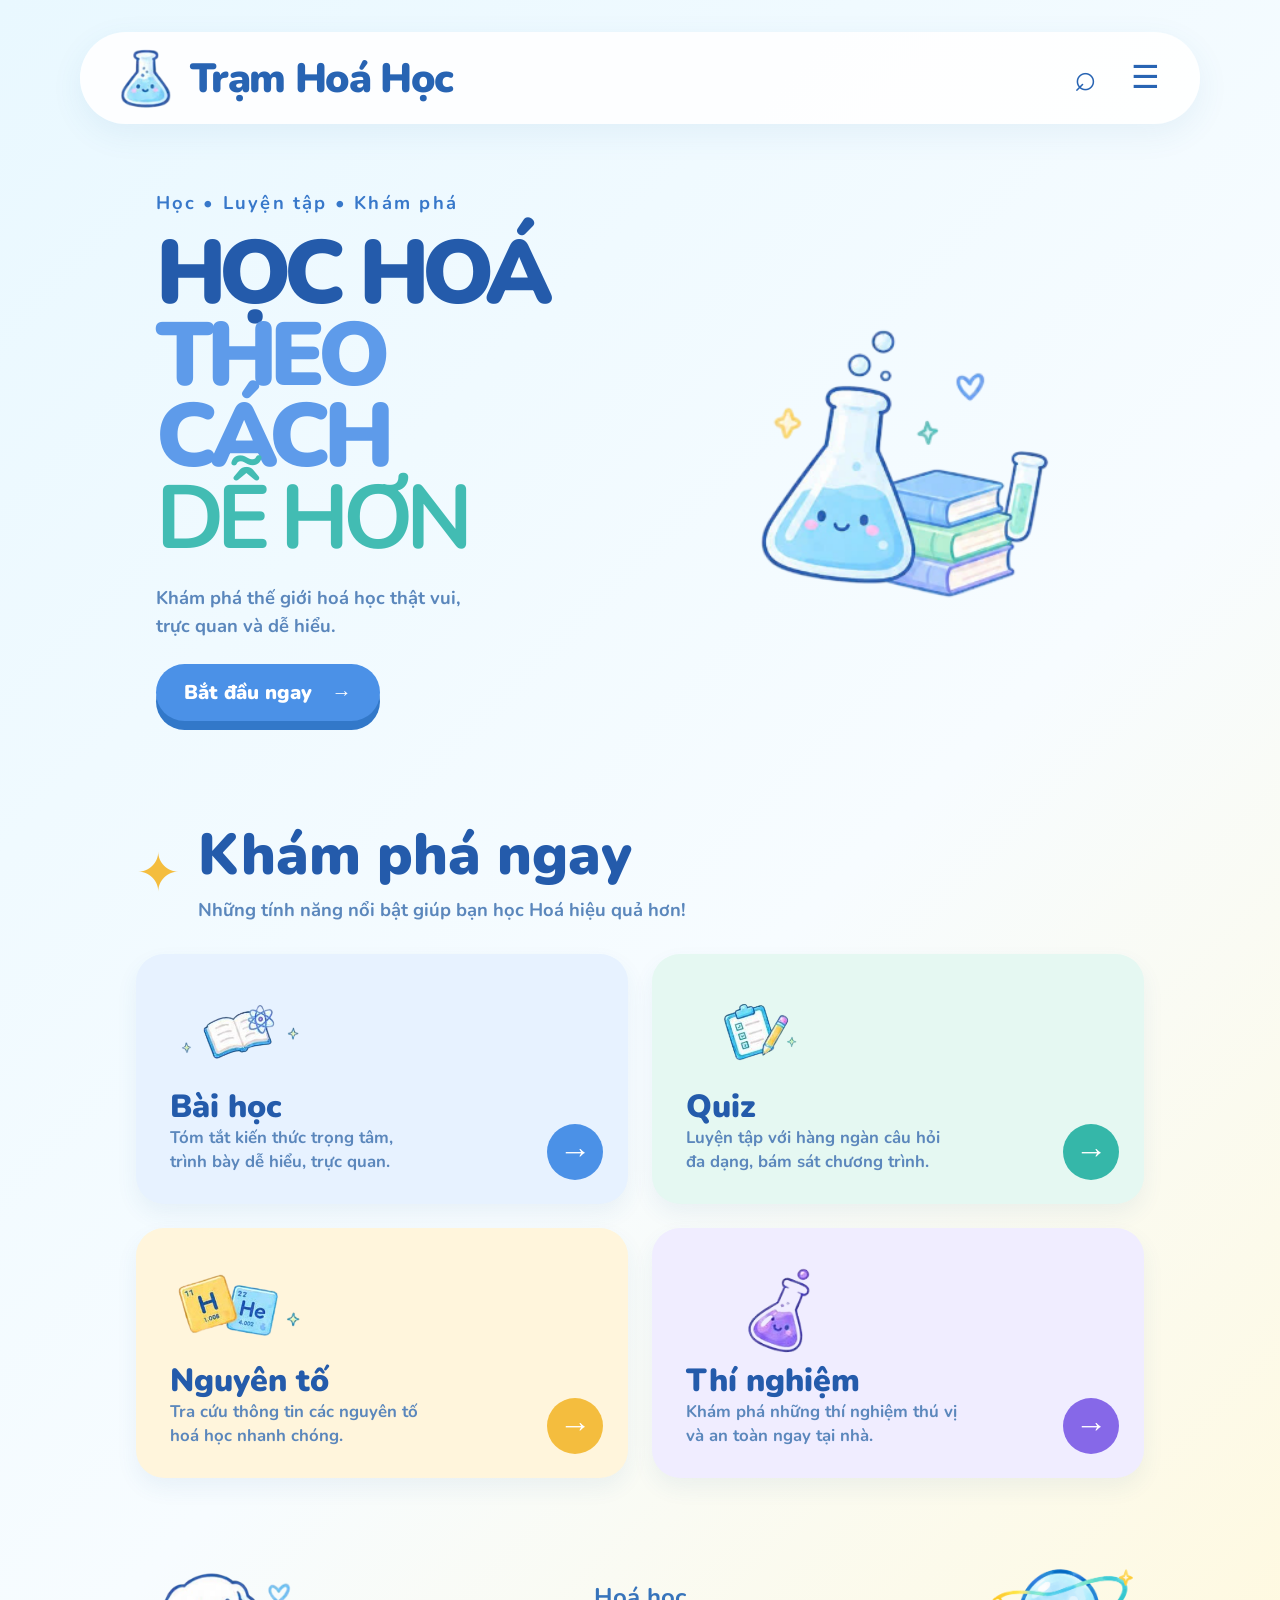
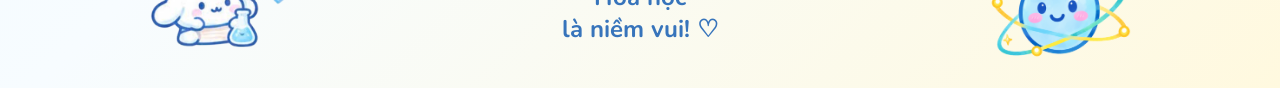
<file: index.html>
<!doctype html>
<html lang="vi">
<head>
  <meta charset="UTF-8" />
  <meta name="viewport" content="width=device-width, initial-scale=1.0" />
  <title>Trạm Hoá Học | Học Hoá dễ hơn</title>
  <link rel="preconnect" href="https://fonts.googleapis.com" />
  <link rel="preconnect" href="https://fonts.gstatic.com" crossorigin />
  <link href="https://fonts.googleapis.com/css2?family=Nunito:wght@400;600;700;800;900&display=swap" rel="stylesheet" />
  <link rel="stylesheet" href="demo3.css" />
  <script src="demo3.js" defer></script>
</head>
<body>
  <main class="page-shell">
    <header class="topbar">
      <a class="brand" href="#top" aria-label="Trang chủ Trạm Hoá Học">
        <img class="logo" src=image/logo.png alt="Logo Trạm Hoá Học" />
        <span>Trạm Hoá Học</span>
      </a>
      <nav class="nav-actions" aria-label="Điều hướng chính">
         <button class="icon-button" aria-label="Tìm kiếm">⌕</button>
         <button
             class="icon-button menu-button"
             id="menuBtn"
             aria-label="Mở menu"
             aria-expanded="false"
             aria-controls="popupMenu"
          >☰</button>
        </nav>

    </header>

    <!-- Lớp phủ làm tối nền -->
<div id="overlay" class="overlay" hidden></div>

<!-- Menu bật lên -->
<div id="popupMenu" class="popup-menu" hidden>
  <div class="popup-header">

    <!-- Vùng trống dành cho illustration logo -->
    <div class="popup-brand">
      <img
        class="popup-logo"
        src="image/logo.png"
        alt="Logo Trạm Hoá Học"
      />
      <span>Trạm Hoá Học</span>
    </div>

    <button id="closeBtn" aria-label="Đóng menu">✕</button>
  </div>

  <a href="login.html" class="btn-item">
    <svg class="btn-icon" 
      xmlns="http://www.w3.org/2000/svg" 
      width="22" 
      height="22" 
      viewBox="0 0 24 24" 
      fill="none" 
      stroke="currentColor" 
      stroke-width="2" 
      stroke-linecap="round" 
      stroke-linejoin="round"
      >
        <path d="M20 21v-2a4 4 0 0 0-4-4H8a4 4 0 0 0-4 4v2"></path>
        <circle cx="12" cy="7" r="4"></circle>
    </svg>
    <span>Đăng nhập</span>
    <span>›</span>
  </a>

  <a href="register.html" class="btn-item">
    <svg class="btn-icon" 
      xmlns="http://www.w3.org/2000/svg" 
      width="22" height="22" 
      viewBox="0 0 24 24" 
      fill="none" 
      stroke="currentColor" 
      stroke-width="2" 
      stroke-linecap="round" 
      stroke-linejoin="round"
      >
      <path d="M16 21v-2a4 4 0 0 0-4-4H5a4 4 0 0 0-4 4v2"></path>
      <circle cx="8.5" cy="7" r="4"></circle>
      <line x1="20" y1="8" x2="20" y2="14"></line>
      <line x1="23" y1="11" x2="17" y2="11"></line>
    </svg>
    <span>Đăng ký tài khoản</span>
    <span>›</span>
  </a>
</div>

    <section class="hero" id="top">
      <div class="hero-copy">
        <p class="eyebrow">Học • Luyện tập • Khám phá</p>
        <h1>Học Hoá<br /><span>theo cách</span><br /><strong>dễ hơn</strong></h1>
        <p class="hero-description">Khám phá thế giới hoá học thật vui,<br />trực quan và dễ hiểu.</p>
        <a class="primary-button" href="#features">Bắt đầu ngay <span>→</span></a>
      </div>
      <div class="hero-art">
        <img class="placeholder flask-placeholder" src="image/index/placeholder.png" alt="Hình minh hoạ bình thí nghiệm" />
      </div>
    </section>

    <section class="features-section" id="features">
      <div class="section-heading">
        <span class="star">✦</span>
        <div>
          <h2>Khám phá ngay</h2>
          <p>Những tính năng nổi bật giúp bạn học Hoá hiệu quả hơn!</p>
        </div>
      </div>

      <div class="feature-grid">
        <a class="feature-card card-blue" href="#bai-hoc">
          <img class="placeholder feature-placeholder" src="image/index/bài học.png" alt="Minh hoạ bài học" />
          <div class="feature-content"><h3>Bài học</h3><p>Tóm tắt kiến thức trọng tâm,<br />trình bày dễ hiểu, trực quan.</p></div><span class="arrow">→</span>
        </a>
        <a class="feature-card card-green" href="#quiz">
          <img class="placeholder feature-placeholder" src="image/index/quiz.png" alt="Minh hoạ quiz" />
          <div class="feature-content"><h3>Quiz</h3><p>Luyện tập với hàng ngàn câu hỏi<br />đa dạng, bám sát chương trình.</p></div><span class="arrow">→</span>
        </a>
        <a class="feature-card card-yellow" href="#nguyen-to">
          <img class="placeholder feature-placeholder" src="image/index/nguyên tố.png" alt="Minh hoạ nguyên tố" />
          <div class="feature-content"><h3>Nguyên tố</h3><p>Tra cứu thông tin các nguyên tố<br />hoá học nhanh chóng.</p></div><span class="arrow">→</span>
        </a>
        <a class="feature-card card-purple" href="#thi-nghiem">
          <img class="placeholder feature-placeholder" src="image/index/thí nghiệm.png" alt="Minh hoạ thí nghiệm" />
          <div class="feature-content"><h3>Thí nghiệm</h3><p>Khám phá những thí nghiệm thú vị<br />và an toàn ngay tại nhà.</p></div><span class="arrow">→</span>
        </a>
      </div>
    </section>

    <footer class="footer">
      <img class="placeholder animal-placeholder" src="image/index/minh họa.png" alt="Minh hoạ chú thú đáng yêu" />
      <p>Hoá học<br /><strong>là niềm vui!</strong> ♡</p>
      <img class="placeholder animal-placeholder" src="image/index/trang trí.png" alt="Minh hoạ trang trí footer" />
    </footer>
  </main>
</body>
</html>
</file>
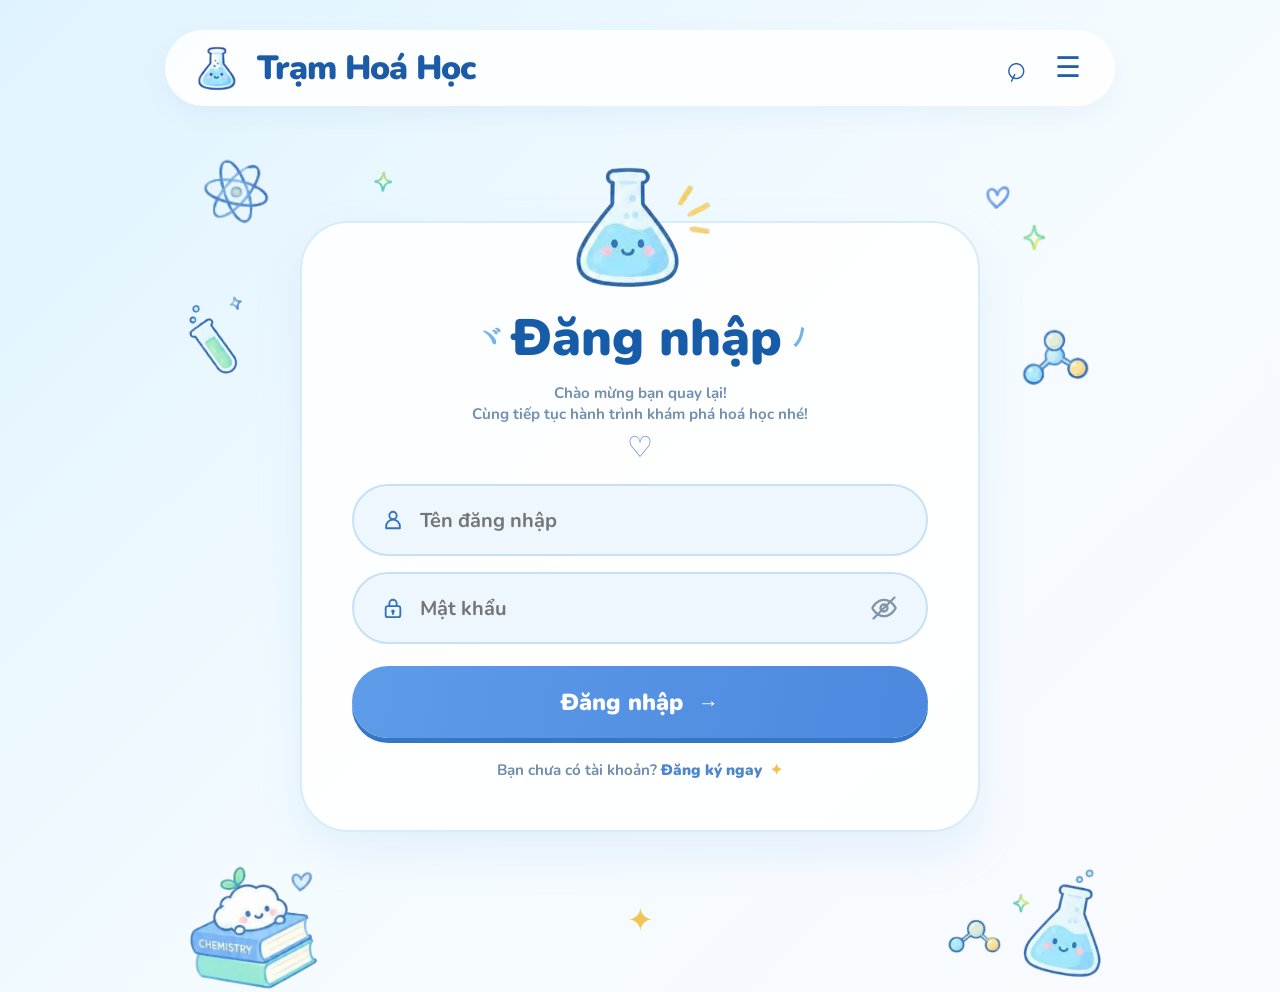
<file: login.html>
<!doctype html>
<html lang="vi">
<head>
  <meta charset="UTF-8" />
  <meta name="viewport" content="width=device-width, initial-scale=1.0" />
  <title>Đăng nhập | Trạm Hoá Học</title>
  <link rel="preconnect" href="https://fonts.googleapis.com" />
  <link rel="preconnect" href="https://fonts.gstatic.com" crossorigin />
  <link href="https://fonts.googleapis.com/css2?family=Nunito:wght@500;600;700;800;900&display=swap" rel="stylesheet" />
  <link rel="stylesheet" href="login/login.css" />
</head>
<body>
  <main class="page-shell">
    <!-- Thanh điều hướng trên cùng -->
    <header class="topbar">
      <a class="brand" href="index.html" aria-label="Trang chủ Trạm Hoá Học">
        <img class="placeholder logo-placeholder" src="image/logo.png" alt="Logo Trạm Hoá Học" />
        <span>Trạm Hoá Học</span>
      </a>
      <nav class="nav-actions" aria-label="Điều hướng chính">
        <button class="icon-button search-button" type="button" aria-label="Tìm kiếm">⌕</button>
        <button class="icon-button menu-button" type="button" aria-label="Mở menu">☰</button>
      </nav>
    </header>

    <!-- Ảnh Illustration trang trí xung quanh nền -->
    <img class="decor decor-atom" src="login/image/atom.png" alt="Nguyên tử" />
    <img class="decor decor-tube" src="login/image/tube.png" alt="Ống nghiệm nghiêng" />
    <img class="decor decor-star-top" src="login/image/star-green.png" alt="Ngôi sao xanh" />
    <img class="decor decor-heart-top" src="login/image/heart.png" alt="Trái tim" />
    <img class="decor decor-molecule-right" src="login/image/molecule.png" alt="Phân tử" />

    <!-- Khung đăng nhập chính -->
    <section class="login-section" id="login" aria-labelledby="login-title">
      <div class="login-card">
        <!-- Bình thí nghiệm cute đè lên mép trên -->
        <img
          class="hero-flask"
          src="login/image/login.png"
          alt="Minh hoạ bình thí nghiệm"
        />

        <h1 id="login-title">
          <span class="spark-mark">ヾ</span>
          Đăng nhập
          <span class="spark-mark">ﾉ</span>
        </h1>
        <p class="welcome">Chào mừng bạn quay lại!<br />Cùng tiếp tục hành trình khám phá hoá học nhé!</p>
        
        <div class="heart-divider">♡</div>

        <form class="login-form" action="#" method="post">
          <!-- Ô Tên đăng nhập -->
          <label class="input-wrap">
            <span class="field-icon user-icon" aria-hidden="true">
              <svg viewBox="0 0 24 24">
                <circle cx="12" cy="7" r="4"></circle>
                <path d="M4.5 21v-2a7.5 7.5 0 0 1 15 0v2z"></path>
              </svg>
            </span>
            <input 
              type="text" 
              name="username" 
              placeholder="Tên đăng nhập" 
              autocomplete="username" 
              required 
            />
          </label>

          <!-- Ô Mật khẩu -->
          <label class="input-wrap">
            <span class="field-icon lock-icon" aria-hidden="true">
              <svg viewBox="0 0 24 24">
                <rect x="4" y="10" width="16" height="12" rx="2.5"></rect>
                <path d="M8 10V7a4 4 0 0 1 8 0v3"></path>
                <circle cx="12" cy="15.5" r="1"></circle>
                <path d="M12 16.5v2"></path>
              </svg>
            </span>
            <input 
              type="password" 
              name="password" 
              placeholder="Mật khẩu" 
              autocomplete="current-password" 
              required 
            />
            <button 
              class="password-toggle" 
              type="button" 
              aria-label="Hiển thị mật khẩu"
            >
               <svg viewBox="0 0 24 24">
                  <path d="M2 12s3.5-7 10-7 10 7 10 7-3.5 7-10 7S2 12 2 12z"></path>
                  <circle cx="12" cy="12" r="3"></circle>
                  <path d="M3 21 21 3"></path>
               </svg>
            </button>
          </label>

          <button class="submit-button" type="submit">Đăng nhập <span>→</span></button>
        </form>

        <p class="signup">Bạn chưa có tài khoản? <a href="register.html">Đăng ký ngay</a> <span>✦</span></p>
      </div>
    </section>

    <!-- Chân trang -->
    <footer class="footer">
      <img class="placeholder footer-art books-art" src="login/image/footer1.png" alt="Minh hoạ chú thú trên sách" />
      <div class="footer-decoration">✦</div>
      <img class="placeholder footer-art flask-art" src="login/image/footer2.png" alt="Minh hoạ bình hoá chất" />
    </footer>
  </main>

  <script src="login/login.js"></script>
</body>
</html>
</file>
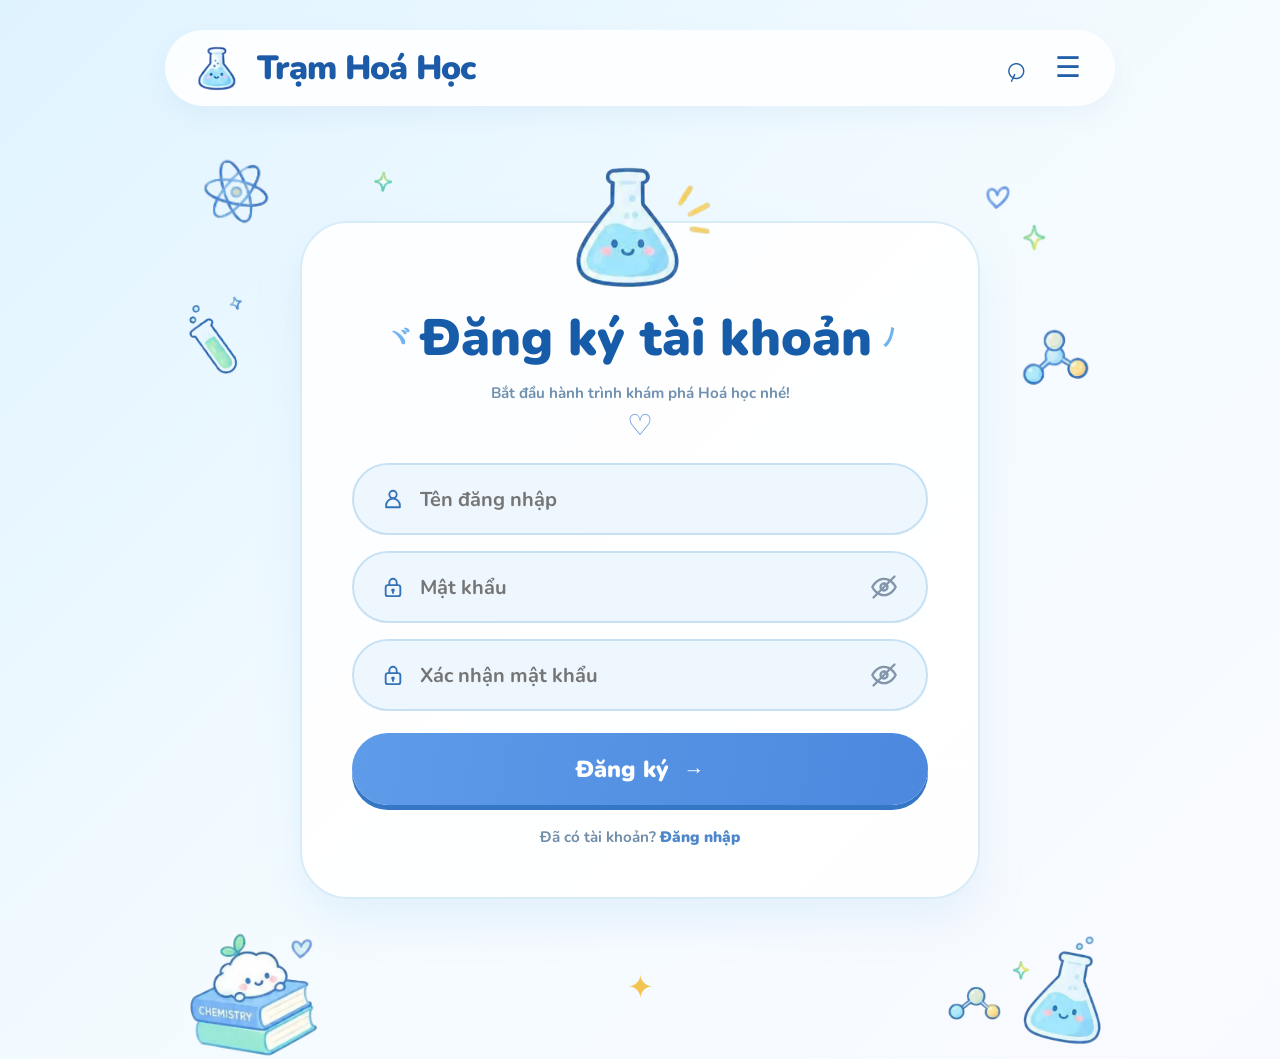
<file: register.html>
<!doctype html>
<html lang="vi">
<head>
  <meta charset="UTF-8" />
  <meta name="viewport" content="width=device-width, initial-scale=1.0" />
  <title>Đăng ký tài khoản | Trạm Hoá Học</title>
  <link rel="preconnect" href="https://fonts.googleapis.com" />
  <link rel="preconnect" href="https://fonts.gstatic.com" crossorigin />
  <link href="https://fonts.googleapis.com/css2?family=Nunito:wght@500;600;700;800;900&display=swap" rel="stylesheet" />
  <!-- Dùng chung một file CSS login.css cho tiện và đồng bộ -->
  <link rel="stylesheet" href="login/login.css" />
</head>
<body>
  <main class="page-shell">
    <!-- Thanh điều hướng trên cùng -->
    <header class="topbar">
      <a class="brand" href="index.html" aria-label="Trang chủ Trạm Hoá Học">
        <img class="placeholder logo-placeholder" src="login/image/logo.png" alt="Logo Trạm Hoá Học" />
        <span>Trạm Hoá Học</span>
      </a>
      <nav class="nav-actions" aria-label="Điều hướng chính">
        <button class="icon-button search-button" type="button" aria-label="Tìm kiếm">⌕</button>
        <button class="icon-button menu-button" type="button" aria-label="Mở menu">☰</button>
      </nav>
    </header>

    <!-- Ảnh Illustration trang trí xung quanh nền -->
    <img class="decor decor-atom" src="login/image/atom.png" alt="Nguyên tử" />
    <img class="decor decor-tube" src="login/image/tube.png" alt="Ống nghiệm nghiêng" />
    <img class="decor decor-star-top" src="login/image/star-green.png" alt="Ngôi sao xanh" />
    <img class="decor decor-heart-top" src="login/image/heart.png" alt="Trái tim" />
    <img class="decor decor-molecule-right" src="login/image/molecule.png" alt="Phân tử" />

    <!-- Khung đăng ký chính -->
    <section class="login-section" id="register" aria-labelledby="register-title">
      <div class="login-card">
        <!-- Bình thí nghiệm cute đè lên mép trên -->
        <img
          class="hero-flask"
          src="login/image/login.png"
          alt="Minh hoạ bình thí nghiệm"
        />

        <h1 id="register-title">
          <span class="spark-mark">ヾ</span>
          Đăng ký tài khoản
          <span class="spark-mark">ﾉ</span>
        </h1>
        <p class="welcome">Bắt đầu hành trình khám phá Hoá học nhé!</p>
        
        <div class="heart-divider">♡</div>

        <form class="login-form" action="#" method="post">
          <!-- Ô Tên đăng nhập -->
          <label class="input-wrap">
            <span class="field-icon user-icon" aria-hidden="true">
              <svg viewBox="0 0 24 24">
                <circle cx="12" cy="7" r="4"></circle>
                <path d="M4.5 21v-2a7.5 7.5 0 0 1 15 0v2z"></path>
              </svg>
            </span>
            <input 
              type="text" 
              name="username" 
              placeholder="Tên đăng nhập" 
              autocomplete="username" 
              required 
            />
          </label>

          <!-- Ô Mật khẩu -->
          <label class="input-wrap">
            <span class="field-icon lock-icon" aria-hidden="true">
              <svg viewBox="0 0 24 24">
                <rect x="4" y="10" width="16" height="12" rx="2.5"></rect>
                <path d="M8 10V7a4 4 0 0 1 8 0v3"></path>
                <circle cx="12" cy="15.5" r="1"></circle>
                <path d="M12 16.5v2"></path>
              </svg>
            </span>
            <input 
              type="password" 
              name="password" 
              placeholder="Mật khẩu" 
              autocomplete="new-password" 
              required 
            />
            <button 
              class="password-toggle" 
              type="button" 
              aria-label="Hiển thị mật khẩu"
            >
               <svg viewBox="0 0 24 24">
                  <path d="M2 12s3.5-7 10-7 10 7 10 7-3.5 7-10 7S2 12 2 12z"></path>
                  <circle cx="12" cy="12" r="3"></circle>
                  <path d="M3 21 21 3"></path>
               </svg>
            </button>
          </label>

          <!-- Ô Xác nhận mật khẩu mới thêm vào -->
          <label class="input-wrap">
            <span class="field-icon lock-icon" aria-hidden="true">
              <svg viewBox="0 0 24 24">
                <rect x="4" y="10" width="16" height="12" rx="2.5"></rect>
                <path d="M8 10V7a4 4 0 0 1 8 0v3"></path>
                <circle cx="12" cy="15.5" r="1"></circle>
                <path d="M12 16.5v2"></path>
              </svg>
            </span>
            <input 
              type="password" 
              name="confirm_password" 
              placeholder="Xác nhận mật khẩu" 
              autocomplete="new-password" 
              required 
            />
            <button 
              class="password-toggle" 
              type="button" 
              aria-label="Hiển thị mật khẩu xác nhận"
            >
               <svg viewBox="0 0 24 24">
                  <path d="M2 12s3.5-7 10-7 10 7 10 7-3.5 7-10 7S2 12 2 12z"></path>
                  <circle cx="12" cy="12" r="3"></circle>
                  <path d="M3 21 21 3"></path>
               </svg>
            </button>
          </label>

          <button class="submit-button" type="submit">Đăng ký <span>→</span></button>
        </form>

        <p class="signup">Đã có tài khoản? <a href="login.html">Đăng nhập</a></p>
      </div>
    </section>

    <!-- Chân trang -->
    <footer class="footer">
      <img class="placeholder footer-art books-art" src="login/image/footer1.png" alt="Minh hoạ chú thú trên sách" />
      <div class="footer-decoration">✦</div>
      <img class="placeholder footer-art flask-art" src="login/image/footer2.png" alt="Minh hoạ bình hoá chất" />
    </footer>
  </main>
  <script src="login/register.js"></script>
</body>
</html>
</file>
<file: demo3.css>
/* =========================
   1. CÀI ĐẶT CHUNG
========================= */
* { box-sizing: border-box; }
:root { 
    font-family: "Nunito", sans-serif; 
    color: #2864b3; 
    background: #eefaff; 
}
html { scroll-behavior: smooth; }
body { 
    margin: 0; 
    min-width: 320px; 
    background: linear-gradient(
        135deg, 
        #e9f8ff 0%, 
        #f7fcff 58%, 
        #fff9df 100%
    ); 
}
button, 
a { font: inherit; }
a { 
    color: inherit; 
    text-decoration: none; 
}
/* =========================
   2. KHUNG TRANG
========================= */
.page-shell { 
    width: min(
        100% - 32px, 
        1120px
    ); 
    margin: 0 auto; 
    padding: 32px 0 0; 
}
/* =========================
   3. THANH ĐIỀU HƯỚNG
========================= */
.topbar { 
    display: flex; 
    align-items: center; 
    justify-content: space-between; 
    min-height: 92px; 
    padding: 14px 34px; 
    border-radius: 48px; 
    background: rgba(255,255,255,.9); 
    box-shadow: 0 10px 32px rgba(47, 111, 171, .08); 
}
/* =========================
   4. LOGO VÀ CÁC NÚT
========================= */
.brand { 
    display: inline-flex;
    flex-direction: row;
    align-items: center;
    justify-content: flex-start;
    gap: 12px;
    font-size: clamp(1.7rem, 4vw, 2.55rem);
    font-weight: 900;
    letter-spacing: -.04em;
}
.logo {
    display: block;
    width: 64px;
    height: 64px;
    flex-shrink: 0;
    object-fit: contain;
    opacity: 1;
    border: none;
    background: transparent;
}
.popup-logo {
    display: block;
    width: 46px;
    height: 46px;
    flex-shrink: 0;
    object-fit: contain;
    opacity: 1;
    border: none;
    background: transparent;
}
/* Sửa lỗi logo popup bị nhảy lên trên chữ */
.popup-brand {
    display: inline-flex;
    flex-direction: row;
    align-items: center;
    justify-content: flex-start;
    gap: 12px; /* Khoảng cách giữa logo và chữ */
    color: #2864b3; /* Giữ màu xanh đồng bộ */
    font-weight: 900;
}
.placeholder {
     display: block; 
     border: none; 
     background: transparent; 
     opacity: 1; object-fit: contain; 
}
.logo-placeholder { 
    width: 72px; 
    height: 64px; 
    border-radius: 20px; 
}
.nav-actions {
     display: flex; 
     align-items: center; 
     gap: 22px; 
}
.icon-button { 
    border: 0; 
    background: transparent; 
    color: #2864b3; 
    cursor: pointer; 
    font-size: 2.4rem; 
    line-height: 1; 
}
.menu-button { font-size: 2rem; }
/* =========================
   5. GIAO DIỆN TRANG CHỦ — HERO
========================= */
.hero { 
    display: grid; 
    grid-template-columns: 1fr 1fr; 
    align-items: center; 
    gap: 30px; 
    padding: 66px 5% 76px; 
}
.hero-copy { padding-left: 4%; }
.eyebrow { 
    margin: 0 0 18px; 
    color: #3878ca; 
    font-size: 1.15rem; 
    font-weight: 700; 
    letter-spacing: .12em; 
}
h1 { 
    margin: 0; 
    color: #245bab; 
    font-size: clamp(3.5rem, 7vw, 6rem); 
    line-height: .91; 
    font-weight: 900; 
    letter-spacing: -.075em; 
    text-transform: uppercase; 
}
h1 span { color: #5e9bea; } 
h1 strong { color: #42bcb3; }
.hero-description { 
    margin: 25px 0; 
    color: #5b87bc; 
    font-size: 1.15rem; 
    font-weight: 700; 
    line-height: 1.5; 
}
.primary-button { 
    display: inline-flex; 
    align-items: center; 
    gap: 20px; 
    padding: 15px 28px; 
    border-radius: 999px; 
    background: #4b91e7; 
    color: white; 
    box-shadow: 0 9px 0 #3278c9; 
    font-size: 1.25rem; 
    font-weight: 900; 
    transition: transform .2s, box-shadow .2s; 
}
.primary-button:hover { 
    transform: translateY(-5px); 
    box-shadow: 0 14px 0 #3278c9; 
}
.hero-art { 
    display: flex; 
    justify-content: center; 
}
.flask-placeholder { 
    width: min(100%, 430px); 
    height: 330px; 
    border-radius: 42px; 
}
/* =========================
   6. KHU VỰC KHÁM PHÁ
========================= */
.features-section { padding: 30px 5% 40px; }
.section-heading { 
    display: flex; 
    align-items: center; 
    gap: 18px; 
    margin-bottom: 32px; 
}
.star { 
    color: #f4bd3e; 
    font-size: 3.3rem; 
    line-height: 1; 
}
h2 { 
    margin: 0; 
    color: #245bab; 
    font-size: clamp(2.3rem, 5vw, 3.6rem); 
    line-height: 1; 
    font-weight: 900; 
}
.section-heading p { 
    margin: 12px 0 0; 
    color: #5b87bc; 
    font-size: 1.15rem; 
    font-weight: 700; 
}
/* =========================
   7. CÁC THẺ TÍNH NĂNG
========================= */
.feature-grid { 
    display: grid; 
    grid-template-columns: repeat(2, minmax(0, 1fr)); 
    gap: 24px; 
}
.feature-card { 
    position: relative; 
    min-height: 250px; 
    padding: 24px 34px; 
    border-radius: 28px; 
    box-shadow: 0 10px 22px rgba(49, 104, 161, .07); 
    transition: transform .2s, box-shadow .2s; 
}
.feature-card:hover { 
    transform: translateY(-7px); 
    box-shadow: 0 17px 30px rgba(49, 104, 161, .14); 
}
.card-blue { background: #e7f2ff; } 
.card-green { background: #e5f8f2; } 
.card-yellow { background: #fff5dc; } 
.card-purple { background: #f0edff; }
.feature-placeholder { width: 150px; 
    height: 105px; 
    border-radius: 20px; 
    margin-bottom: 8px; 
}
.feature-content h3 { margin: 0 0 3px;
    color: #245bab; 
    font-size: 2rem; 
    line-height: 1; 
    font-weight: 900; 
}
.feature-content p { 
    margin: 0; 
    color: #5b87bc; 
    font-size: 1.05rem; 
    font-weight: 700; 
    line-height: 1.45; 
}
.arrow {
    position: absolute; 
    right: 25px; 
    bottom: 24px; 
    display: grid; 
    width: 56px; 
    height: 56px; 
    place-items: center; 
    border-radius: 50%; 
    background: #4b91e7; 
    color: white; 
    font-size: 2rem; 
    font-weight: 800; 
    }
.card-green .arrow { background:#35b7a9; }
.card-yellow .arrow { background:#f4bd3e; }
.card-purple .arrow { background:#8668e8; }
/* =========================
   8. CHÂN TRANG
========================= */
.footer { 
    display: flex; 
    align-items: center; 
    justify-content: space-between; 
    gap: 22px; 
    min-height: 170px; 
    padding: 30px 5% 10px; 
    color: #3774bb; 
    font-size: 1.5rem; 
    font-weight: 700; 
    text-align: center; 
}
.footer p { margin: 0; }
.animal-placeholder { 
    width: 170px; 
    height: 120px; 
    border-radius: 30px; 
}
/* =========================
   9. MENU BẬT LÊN
========================= */

.overlay {
    position: fixed;
    inset: 0;
    z-index: 100;
    background: rgba(28, 75, 120, .38);
    backdrop-filter: blur(3px);
}

.popup-menu {
    position: fixed;
    top: 24px;
    right: max(20px, calc((100vw - 1120px) / 2));
    z-index: 101;
    width: min(360px, calc(100vw - 32px));
    padding: 12px;
    border: 1px solid #d7ebfb;
    border-radius: 24px;
    background: rgba(255, 255, 255, .97);
    box-shadow: 0 15px 45px rgba(38, 100, 179, .2);
}

.popup-header {
    display: flex;
    align-items: center;
    justify-content: space-between;
    gap: 8px;
    padding: 4px 4px 10px;
    padding-bottom: 16px;
    margin-bottom: 10px;
    border-bottom: 1px solid #e4f1fb;
    font-size: 1rem;
    font-weight: 900;
}

.popup-header button {
    border: 0;
    background: transparent;
    color: #2864b3;
    font-size: 1.6rem;
    cursor: pointer;
}

.popup-menu > a {
    display: flex;
    align-items: center;
    justify-content: space-between;
    gap: 12px;
    margin-top: 10px;
    padding: 16px;
    border-radius: 18px;
    background: #e7f3ff;
    font-size: 1.05rem;
    font-weight: 800;
    transition: background .2s, transform .2s;
}

.popup-menu > a:hover {
    background: #d6eaff;
    transform: translateX(3px);
}

.popup-menu > a span {
    font-size: 1.7rem;
}

[hidden] {
    display: none !important;
}
.popup-menu > a.btn-item {
    display: flex;
    align-items: center;
    justify-content: flex-start;
    gap: 12px;

    min-height: 44px;
    margin-top: 8px;
    padding: 10px 12px;

    border-radius: 15px;
    background: #e4f1ff;
    font-size: 0.95rem;
    font-weight: 800;
}
.popup-menu .btn-icon {
    width: 20px;
    height: 20px;
    flex: 0 0 20px;
}

.popup-menu > a.btn-item > span:first-of-type {
    flex: 1;
    min-width: 0;
    font-size: 0.95rem;
    font-weight: 800;
}
.popup-menu > a.btn-item > span:last-child {
    flex: 0 0 auto;
    font-size: 1.3rem;
    line-height: 1;
}
.popup-menu > a.btn-item:hover {
    background: #d6eaff;
}
/* =========================
   10. GIAO DIỆN ĐIỆN THOẠI
========================= */
@media (max-width: 700px) {
    .page-shell { 
        width: min(100% - 20px, 560px); 
        padding-top: 12px; 
    }
    .topbar { 
        min-height: 70px; 
        padding: 10px 17px; 
        border-radius: 28px; 
    }
    .brand { gap: 10px; font-size: 1.3rem; }
    .logo-placeholder { width: 48px; height: 44px; }
    .nav-actions { gap: 8px; }
    .icon-button { font-size: 1.8rem; }
    .menu-button { font-size: 1.5rem; }
    .hero { 
        grid-template-columns: 1fr; 
        gap: 30px; 
        padding: 45px 4% 52px; 
        text-align: center; 
    }
    .hero-copy { padding: 0; }
    .eyebrow { font-size: .86rem; }
    .hero-description { font-size: 1rem; }
    .primary-button { font-size: 1.05rem; }
    .flask-placeholder { height: 230px; }
    .features-section { padding: 20px 4% 30px; }
    .section-heading { align-items: flex-start; gap: 10px; }
    .star { font-size: 2.2rem; }
    .section-heading p { font-size: .95rem; }
    .feature-grid { grid-template-columns: 1fr; gap: 16px; }
    .feature-card { min-height: 230px; padding: 22px; }
    .feature-placeholder { width: 125px; height: 90px; }
    .feature-content h3 { font-size: 1.75rem; }
    .feature-content p { font-size: .98rem; }
    .footer { min-height: 130px; 
        padding: 20px 2%; 
        font-size: 1rem; 
    }
    .animal-placeholder { width: 90px; height: 75px; } 
    .popup-menu {
       top: 16px;
       right: 16px;
       width: min(360px, calc(100vw - 32px));
    }
}
</file>
<file: login/login.css>
* { box-sizing: border-box; }
:root { 
    font-family: "Nunito", sans-serif; 
    color: #2360aa; 
    background: #eaf8ff; 
}
html { scroll-behavior: smooth; }

body { 
    margin: 0; 
    min-width: 320px; 
    min-height: 100vh; 
    overflow-x: hidden; 
    background: linear-gradient(
        135deg, 
        #dff3ff 0%, 
        #f4fbff 52%, 
        #f9faff 100%
    ); 
}

body::before, body::after { 
    content: ""; 
    position: fixed; 
    z-index: -1; 
    width: 280px; 
    height: 160px; 
    border-radius: 50%; 
    background: rgba(177, 219, 246, .26); 
    filter: blur(1px); 
}
body::before { top: -32px; left: -80px; } 
body::after { right: -90px; bottom: 80px; }

a, button, input { font: inherit; } 
a { color: inherit; text-decoration: none; }

.page-shell { 
    position: relative; 
    width: min(100% - 40px, 950px); 
    min-height: 100vh; 
    margin: 0 auto; 
    padding-top: 30px; 
}

/* Topbar Header */
.topbar { 
    display: flex; 
    align-items: center; 
    justify-content: space-between; 
    min-height: 76px; 
    padding: 10px 28px; 
    border-radius: 50px; 
    background: rgba(255,255,255,.88); 
    box-shadow: 0 10px 25px rgba(49, 116, 177, .06); 
}
.brand { 
    display: flex; 
    align-items: center; 
    gap: 16px; 
    color: #1c5ba7; 
    font-size: clamp(1.5rem, 3vw, 2.1rem); 
    font-weight: 900; 
    letter-spacing: -.03em; 
}
.placeholder { 
    display: block; 
    border: none; 
    background: transparent; 
    object-fit: contain; 
}
.logo-placeholder { width: 48px; height: 48px; }
.nav-actions { display: flex; align-items: center; gap: 18px; }
.icon-button { border: 0; background: transparent; color: #2360aa; cursor: pointer; line-height: 1; }
.search-button { font-size: 2.2rem; transform: rotate(-20deg); }
.menu-button { font-size: 1.8rem; }

/* Các ảnh Illustration trang trí (Desktop) */
.decor { 
    position: absolute; 
    pointer-events: none; 
    object-fit: contain; 
    transition: all 0.3s ease;
}
.decor-atom { top: 150px; left:20px; width: 95px; }
.decor-tube { top: 290px; left: 15px; width: 75px; transform: rotate(-15deg); }
.decor-star-top { top: 160px; left: 200px; width: 38px; }
.decor-heart-top { top: 160px; right: 50px; width: 100px; }
.decor-molecule-right { top: 320px; right: 20px; width: 88px; }

/* Section & Card Đăng nhập */
.login-section { 
    position: relative; 
    display: flex; 
    align-items: center; 
    justify-content: center;
    padding: 40px 0 0; 
}

.login-card {
    position: relative;
    width: min(100% - 40px, 680px); 
    margin-top: 75px;
    padding: 75px 50px 50px; 
    border: 2px solid #d8ecf8;
    border-radius: 48px; 
    background: rgba(255, 255, 255, 0.9); 
    box-shadow: 0 20px 40px rgba(180, 215, 240, 0.28); 
    text-align: center; 
}

/* Bình thí nghiệm đè nổi trên mép khung */
.hero-flask { 
    position: absolute;
    top: -80px; 
    left: 50%;
    transform: translateX(-50%);
    width: 155px; 
    height: 155px;
    object-fit: contain;
    z-index: 10;
}

/* Tiêu đề Đăng nhập */
h1 { 
    display: flex;
    align-items: center;
    justify-content: center;
    gap: 10px;
    margin: 5px 0 0; 
    color: #175ca8; 
    font-size: 3.2rem; 
    font-weight: 900; 
}
.spark-mark { color: #72b3ee; font-size: 1.6rem; font-weight: 700; }

.welcome { 
    margin: 10px 0 8px; 
    color: #7191b1; 
    font-size: 0.95rem; 
    font-weight: 700; 
    line-height: 1.4; 
}
.heart-divider { margin-bottom: 22px; color: #5b91d4; font-size: 1.8rem; line-height: 1; }

/* Ô Nhập Dữ Liệu */
.login-form { display: flex; flex-direction: column; gap: 16px; }
.input-wrap {
    display: flex; 
    align-items: center; 
    gap: 14px; 
    min-height: 72px; 
    padding: 0 28px; 
    border: 2px solid #c6e1f3; 
    border-radius: 999px; 
    background: rgba(230, 243, 253, .65); 
    text-align: left; 
}
.field-icon { display: flex; align-items: center; justify-content: center; flex-shrink: 0; color: #3472b9; width: 22px; height: 22px; }
.field-icon svg { width: 100%; height: 100%; fill: none; stroke: currentColor; stroke-width: 2; stroke-linecap: round; stroke-linejoin: round; }
.lock-icon { transform: none; }

.input-wrap input {
    width: 100%; 
    min-width: 0; 
    border: 0; 
    outline: 0; 
    background: transparent; 
    color: #3b6d9f; 
    font-size: 1.25rem; 
    font-weight: 700; 
}

.password-toggle { 
    display: inline-flex;
    align-items: center;
    justify-content: center;
    border: 0; 
    background: transparent;
    color: #8295aa; 
    cursor: pointer; 
    width: 28px; height: 28px;       
    padding: 0; margin-left: auto; flex-shrink: 0;     
}
.password-toggle svg { width: 100%; height: 100%; fill: none; stroke: currentColor; stroke-width: 2; stroke-linecap: round; stroke-linejoin: round; }

.submit-button {
    min-height: 72px; 
    margin-top: 6px; 
    border: 0; 
    border-radius: 999px; 
    background: linear-gradient(100deg, #5e9be8, #4c88de); 
    color: white; 
    cursor: pointer; 
    box-shadow: 0 5px 0 #3677c5; 
    font-size: 1.45rem; 
    font-weight: 900; 
    transition: transform .2s, box-shadow .2s; 
}
.submit-button:hover { transform: translateY(-3px); box-shadow: 0 8px 0 #3677c5; }
.submit-button span { margin-left: 8px; font-size: 1.3rem; }

.signup { margin: 22px 0 0; color: #708da9; font-size: 0.95rem; font-weight: 700; }
.signup a { color: #4d86cb; font-weight: 900; }
.signup span { color: #f4c04b; margin-left: 4px; }

/* Footer */
.footer { display: flex; align-items: flex-end; justify-content: space-between; min-height: 160px; padding-top: 20px; }
.footer-art { width: 190px; height: 140px; object-fit: contain; }
.footer-decoration { color: #f2c452; font-size: 2rem; margin-bottom: 50px; }


/* ==========================================
   GIAO DIỆN MOBILE / MÀN HÌNH NHỎ (<= 700px)
   ========================================== */
@media (max-width: 700px) { 
    .page-shell { 
        width: min(100% - 20px, 480px); 
        padding-top: 15px; 
    }
    .topbar { 
        min-height: 64px; 
        padding: 8px 18px; 
        border-radius: 30px; 
    }
    .brand { font-size: 1.3rem; gap: 10px; }
    .logo-placeholder { width: 38px; height: 38px; }
    .search-button { font-size: 1.8rem; }
    .menu-button { font-size: 1.5rem; }

    /* Ẩn bớt các hình trang trí lớn trên mobile để đỡ chật màn hình */
    .decor-atom, .decor-tube, .decor-star-top, .decor-heart-top, .decor-molecule-right { 
        display: none; 
    }

    .login-section { padding-top: 45px; }
    
    .login-card { 
        width: 100%;
        margin-top: 45px;
        padding: 50px 20px 30px; 
        border-radius: 30px; 
    }

    .hero-flask { 
        width: 100px; 
        height: 100px; 
        top: -50px;
    }

    h1 { font-size: 1.8rem; }
    .spark-mark { font-size: 1.3rem; }
    .welcome { font-size: 0.85rem; }
    .heart-divider { font-size: 1.5rem; margin-bottom: 16px; }

    .input-wrap { 
        min-height: 50px; 
        padding: 0 16px; 
        gap: 10px; 
    }
    .input-wrap input { font-size: 0.95rem; }
    .field-icon { width: 18px; height: 18px; }
    .password-toggle { width: 24px; height: 24px; }

    .submit-button { 
        min-height: 50px; 
        font-size: 1.1rem; 
        box-shadow: 0 4px 0 #3677c5; 
    }
    .submit-button:hover { box-shadow: 0 6px 0 #3677c5; }

    .signup { font-size: 0.85rem; margin-top: 16px; }

    .footer { min-height: 120px; padding-top: 10px; }
    .footer-art { width: 95px; height: 75px; }
    .footer-decoration { font-size: 1.5rem; margin-bottom: 30px; }
}
</file>
